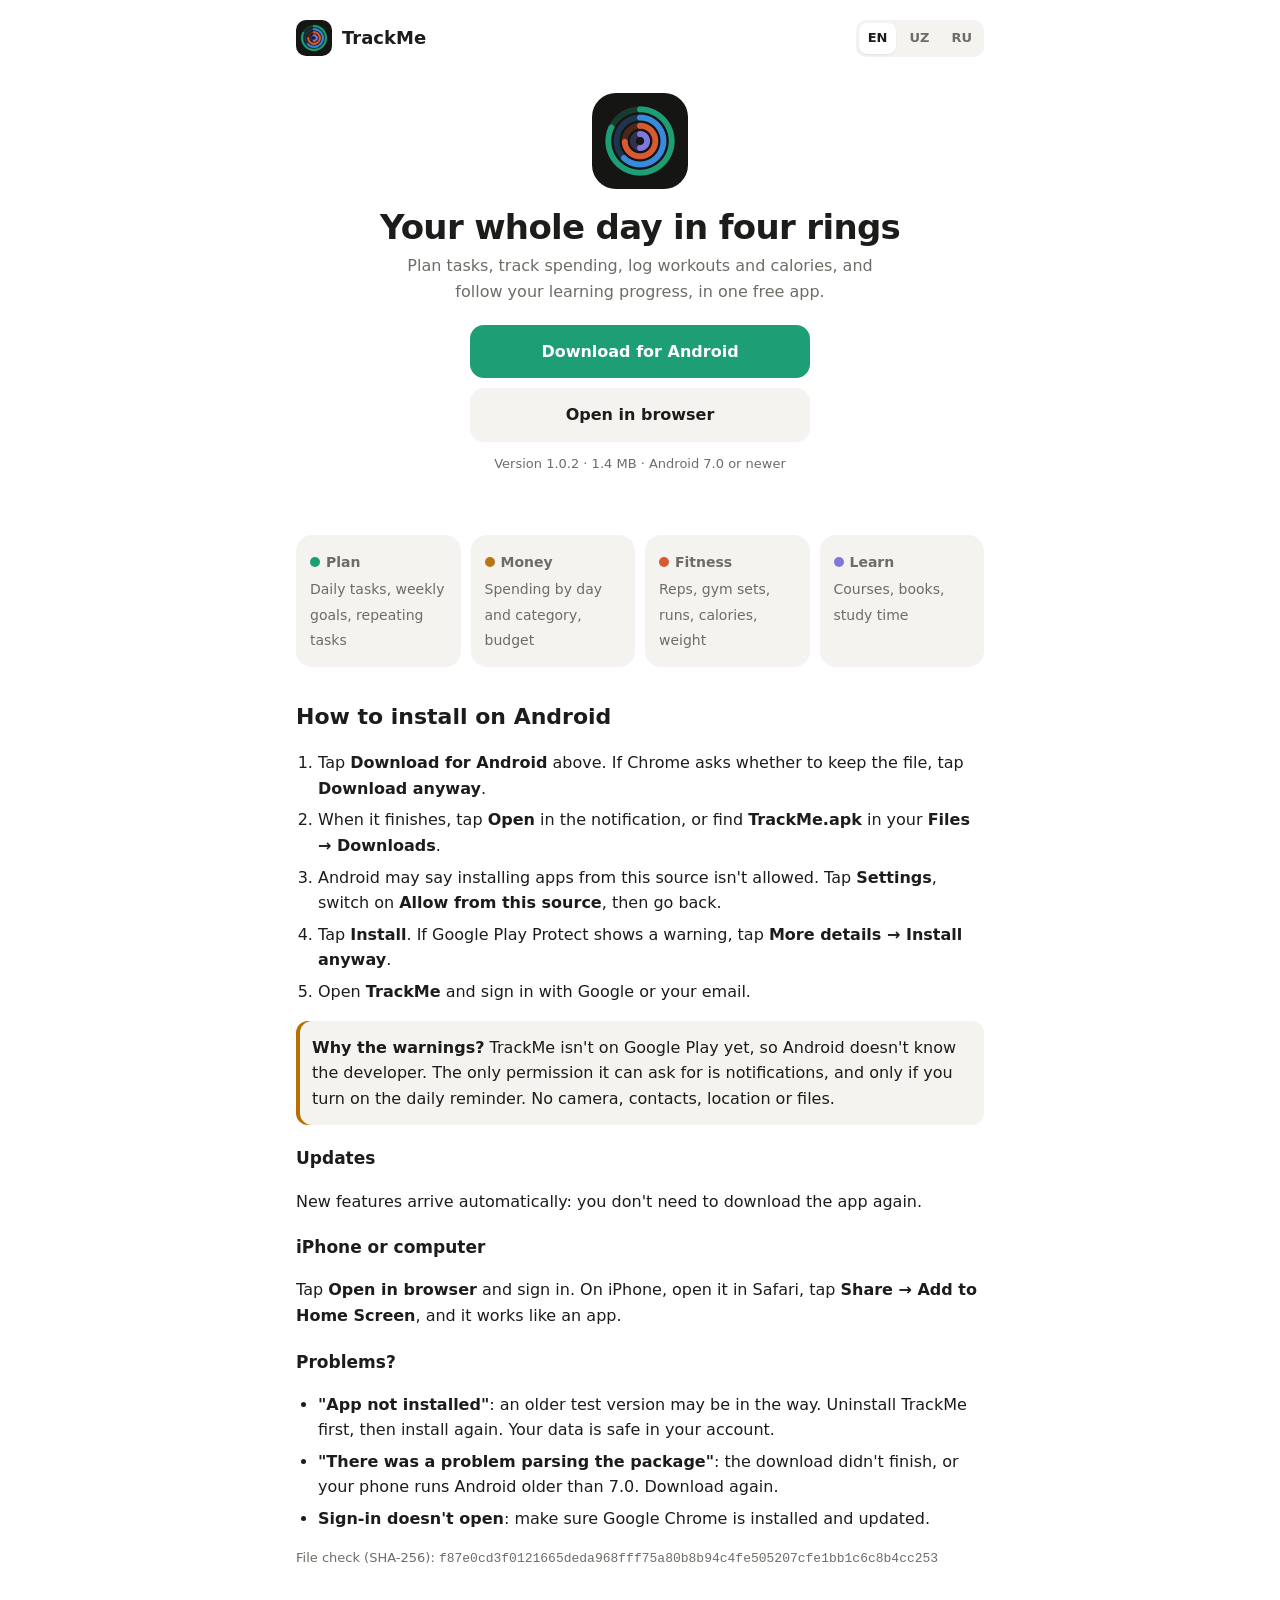
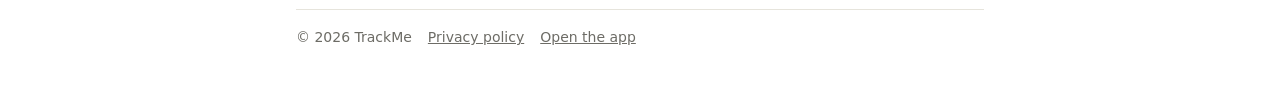
<file: index.html>
<!DOCTYPE html>
<html lang="en">
<head>
<meta charset="utf-8">
<meta name="viewport" content="width=device-width, initial-scale=1">
<title data-en="TrackMe: plan your day, track your life" data-uz="TrackMe: kuningizni rejalang, hayotingizni kuzating" data-ru="TrackMe: планируйте день, следите за жизнью">TrackMe: plan your day, track your life</title>
<meta name="description" content="TrackMe: plan your days and track money, workouts, food and learning. Free Android app.">
<meta name="theme-color" content="#1D9E75">
<link rel="icon" href="icon-192.png">
<link rel="stylesheet" href="site.css">
<script src="lang.js" defer></script>
</head>
<body>
<div class="wrap">
<div class="top"><a class="brand" href="./"><img src="icon-192.png" alt="">TrackMe</a>
  <div class="langs"><button data-set="en">EN</button><button data-set="uz">UZ</button><button data-set="ru">RU</button></div></div>

<section class="hero">
  <img src="icon-192.png" alt="TrackMe icon">
  <h1><span data-l="en">Your whole day in four rings</span><span data-l="uz">Butun kuningiz toʻrt halqada</span><span data-l="ru">Весь день в четырёх кольцах</span></h1>
  <p><span data-l="en">Plan tasks, track spending, log workouts and calories, and follow your learning progress, in one free app.</span>
     <span data-l="uz">Vazifalarni rejalang, xarajatlarni kuzating, mashgʻulot va kaloriyalarni yozing, oʻqishdagi natijangizni kuzating: hammasi bitta bepul ilovada.</span>
     <span data-l="ru">Планируйте задачи, следите за расходами, записывайте тренировки и калории, отслеживайте учёбу — всё в одном бесплатном приложении.</span></p>
  <div class="btns">
    <a class="btn p" href="TrackMe.apk" download><span data-l="en">Download for Android</span><span data-l="uz">Android uchun yuklab olish</span><span data-l="ru">Скачать для Android</span></a>
    <a class="btn s" href="life-planner/"><span data-l="en">Open in browser</span><span data-l="uz">Brauzerda ochish</span><span data-l="ru">Открыть в браузере</span></a>
  </div>
  <p class="small" style="margin-top:12px"><span data-l="en">Version 1.0.2 · 1.4 MB · Android 7.0 or newer</span><span data-l="uz">Versiya 1.0.2 · 1,4 MB · Android 7.0 va yangiroq</span><span data-l="ru">Версия 1.0.2 · 1,4 МБ · Android 7.0 и новее</span></p>
</section>

<div class="feat">
  <div><b><i class="dot" style="background:#1D9E75"></i><span data-l="en">Plan</span><span data-l="uz">Reja</span><span data-l="ru">План</span></b><span><span data-l="en">Daily tasks, weekly goals, repeating tasks</span><span data-l="uz">Kunlik vazifalar, haftalik maqsadlar, takroriy vazifalar</span><span data-l="ru">Задачи на день, цели на неделю, повторы</span></span></div>
  <div><b><i class="dot" style="background:#BA7517"></i><span data-l="en">Money</span><span data-l="uz">Pul</span><span data-l="ru">Деньги</span></b><span><span data-l="en">Spending by day and category, budget</span><span data-l="uz">Kunlar va turkumlar boʻyicha xarajat, byudjet</span><span data-l="ru">Расходы по дням и категориям, бюджет</span></span></div>
  <div><b><i class="dot" style="background:#D85A30"></i><span data-l="en">Fitness</span><span data-l="uz">Fitnes</span><span data-l="ru">Фитнес</span></b><span><span data-l="en">Reps, gym sets, runs, calories, weight</span><span data-l="uz">Takrorlar, zal setlari, yugurish, kaloriya, vazn</span><span data-l="ru">Повторения, подходы, бег, калории, вес</span></span></div>
  <div><b><i class="dot" style="background:#7F77DD"></i><span data-l="en">Learn</span><span data-l="uz">Oʻqish</span><span data-l="ru">Учёба</span></b><span><span data-l="en">Courses, books, study time</span><span data-l="uz">Kurslar, kitoblar, oʻqish vaqti</span><span data-l="ru">Курсы, книги, время учёбы</span></span></div>
</div>

<h2 id="install"><span data-l="en">How to install on Android</span><span data-l="uz">Androidga qanday oʻrnatiladi</span><span data-l="ru">Как установить на Android</span></h2>
<div data-l="en"><ol>
  <li>Tap <b>Download for Android</b> above. If Chrome asks whether to keep the file, tap <b>Download anyway</b>.</li>
  <li>When it finishes, tap <b>Open</b> in the notification, or find <b>TrackMe.apk</b> in your <b>Files → Downloads</b>.</li>
  <li>Android may say installing apps from this source isn't allowed. Tap <b>Settings</b>, switch on <b>Allow from this source</b>, then go back.</li>
  <li>Tap <b>Install</b>. If Google Play Protect shows a warning, tap <b>More details → Install anyway</b>.</li>
  <li>Open <b>TrackMe</b> and sign in with Google or your email.</li>
</ol>
<div class="card warn"><b>Why the warnings?</b> TrackMe isn't on Google Play yet, so Android doesn't know the developer. The only permission it can ask for is notifications, and only if you turn on the daily reminder. No camera, contacts, location or files.</div></div>
<div data-l="uz"><ol>
  <li>Yuqoridagi <b>Android uchun yuklab olish</b> tugmasini bosing. Chrome faylni saqlashni soʻrasa, <b>Baribir yuklab olish</b> ni bosing.</li>
  <li>Yuklab boʻlingach, bildirishnomadagi <b>Ochish</b> ni bosing yoki <b>Fayllar → Yuklanmalar</b> dan <b>TrackMe.apk</b> ni toping.</li>
  <li>Android bu manbadan ilova oʻrnatish mumkin emasligini aytishi mumkin. <b>Sozlamalar</b> ni bosing, <b>Bu manbaga ruxsat berish</b> ni yoqing va orqaga qayting.</li>
  <li><b>Oʻrnatish</b> ni bosing. Google Play Protect ogohlantirsa, <b>Batafsil → Baribir oʻrnatish</b> ni bosing.</li>
  <li><b>TrackMe</b> ni oching va Google yoki emailingiz bilan kiring.</li>
</ol>
<div class="card warn"><b>Nega ogohlantirish chiqadi?</b> TrackMe hali Google Play da yoʻq, shuning uchun Android dasturchini tanimaydi. Ilova faqat bildirishnomalarga ruxsat soʻrashi mumkin, u ham kunlik eslatmani yoqsangiz. Kamera, kontaktlar, joylashuv yoki fayllarga kirish yoʻq.</div></div>
<div data-l="ru"><ol>
  <li>Нажмите <b>Скачать для Android</b> выше. Если Chrome спросит, сохранить ли файл, нажмите <b>Всё равно скачать</b>.</li>
  <li>Когда загрузка закончится, нажмите <b>Открыть</b> в уведомлении или найдите <b>TrackMe.apk</b> в <b>Файлы → Загрузки</b>.</li>
  <li>Android может сообщить, что установка из этого источника запрещена. Нажмите <b>Настройки</b>, включите <b>Разрешить из этого источника</b> и вернитесь назад.</li>
  <li>Нажмите <b>Установить</b>. Если Google Play Защита покажет предупреждение, нажмите <b>Подробнее → Всё равно установить</b>.</li>
  <li>Откройте <b>TrackMe</b> и войдите через Google или по email.</li>
</ol>
<div class="card warn"><b>Почему предупреждения?</b> TrackMe пока нет в Google Play, поэтому Android не знает разработчика. Единственное разрешение, которое оно может запросить, — уведомления, и только если вы включите ежедневное напоминание. Ни камеры, ни контактов, ни геолокации, ни файлов.</div></div>

<h3><span data-l="en">Updates</span><span data-l="uz">Yangilanishlar</span><span data-l="ru">Обновления</span></h3>
<p><span data-l="en">New features arrive automatically: you don't need to download the app again.</span><span data-l="uz">Yangi imkoniyatlar avtomatik keladi: ilovani qayta yuklab olish shart emas.</span><span data-l="ru">Новые функции приходят автоматически — скачивать приложение заново не нужно.</span></p>

<h3><span data-l="en">iPhone or computer</span><span data-l="uz">iPhone yoki kompyuter</span><span data-l="ru">iPhone или компьютер</span></h3>
<p><span data-l="en">Tap <b>Open in browser</b> and sign in. On iPhone, open it in Safari, tap <b>Share → Add to Home Screen</b>, and it works like an app.</span>
   <span data-l="uz"><b>Brauzerda ochish</b> ni bosing va kiring. iPhone da Safari orqali oching, <b>Ulashish → Bosh ekranga qoʻshish</b> ni bosing: u ilova kabi ishlaydi.</span>
   <span data-l="ru">Нажмите <b>Открыть в браузере</b> и войдите. На iPhone откройте в Safari, нажмите <b>Поделиться → На экран «Домой»</b> — и пользуйтесь как приложением.</span></p>

<h3><span data-l="en">Problems?</span><span data-l="uz">Muammo boʻlsa?</span><span data-l="ru">Проблемы?</span></h3>
<div data-l="en"><ul>
  <li><b>"App not installed"</b>: an older test version may be in the way. Uninstall TrackMe first, then install again. Your data is safe in your account.</li>
  <li><b>"There was a problem parsing the package"</b>: the download didn't finish, or your phone runs Android older than 7.0. Download again.</li>
  <li><b>Sign-in doesn't open</b>: make sure Google Chrome is installed and updated.</li>
</ul></div>
<div data-l="uz"><ul>
  <li><b>"Ilova oʻrnatilmadi"</b>: eski sinov versiyasi xalaqit berayotgan boʻlishi mumkin. Avval TrackMe ni oʻchiring, keyin qayta oʻrnating. Maʼlumotlaringiz hisobingizda saqlanadi.</li>
  <li><b>"Paketni tahlil qilishda xato"</b>: yuklab olish tugamagan yoki telefoningizda Android 7.0 dan eski versiya. Qayta yuklab oling.</li>
  <li><b>Kirish oynasi ochilmayapti</b>: Google Chrome oʻrnatilgan va yangilangan boʻlishi kerak.</li>
</ul></div>
<div data-l="ru"><ul>
  <li><b>«Приложение не установлено»</b>: мешает старая тестовая версия. Удалите TrackMe и установите снова. Данные сохранены в аккаунте.</li>
  <li><b>«Ошибка при синтаксическом анализе пакета»</b>: файл скачался не полностью или Android на телефоне старше 7.0. Скачайте заново.</li>
  <li><b>Не открывается вход</b>: проверьте, что Google Chrome установлен и обновлён.</li>
</ul></div>

<p class="small"><span data-l="en">File check (SHA-256)</span><span data-l="uz">Faylni tekshirish (SHA-256)</span><span data-l="ru">Проверка файла (SHA-256)</span>: <code>f87e0cd3f0121665deda968fff75a80b8b94c4fe505207cfe1bb1c6c8b4cc253</code></p>

<footer><span>© 2026 TrackMe</span><a href="privacy.html"><span data-l="en">Privacy policy</span><span data-l="uz">Maxfiylik siyosati</span><span data-l="ru">Политика конфиденциальности</span></a><a href="life-planner/"><span data-l="en">Open the app</span><span data-l="uz">Ilovani ochish</span><span data-l="ru">Открыть приложение</span></a></footer>
</div>
</body>
</html>
</file>
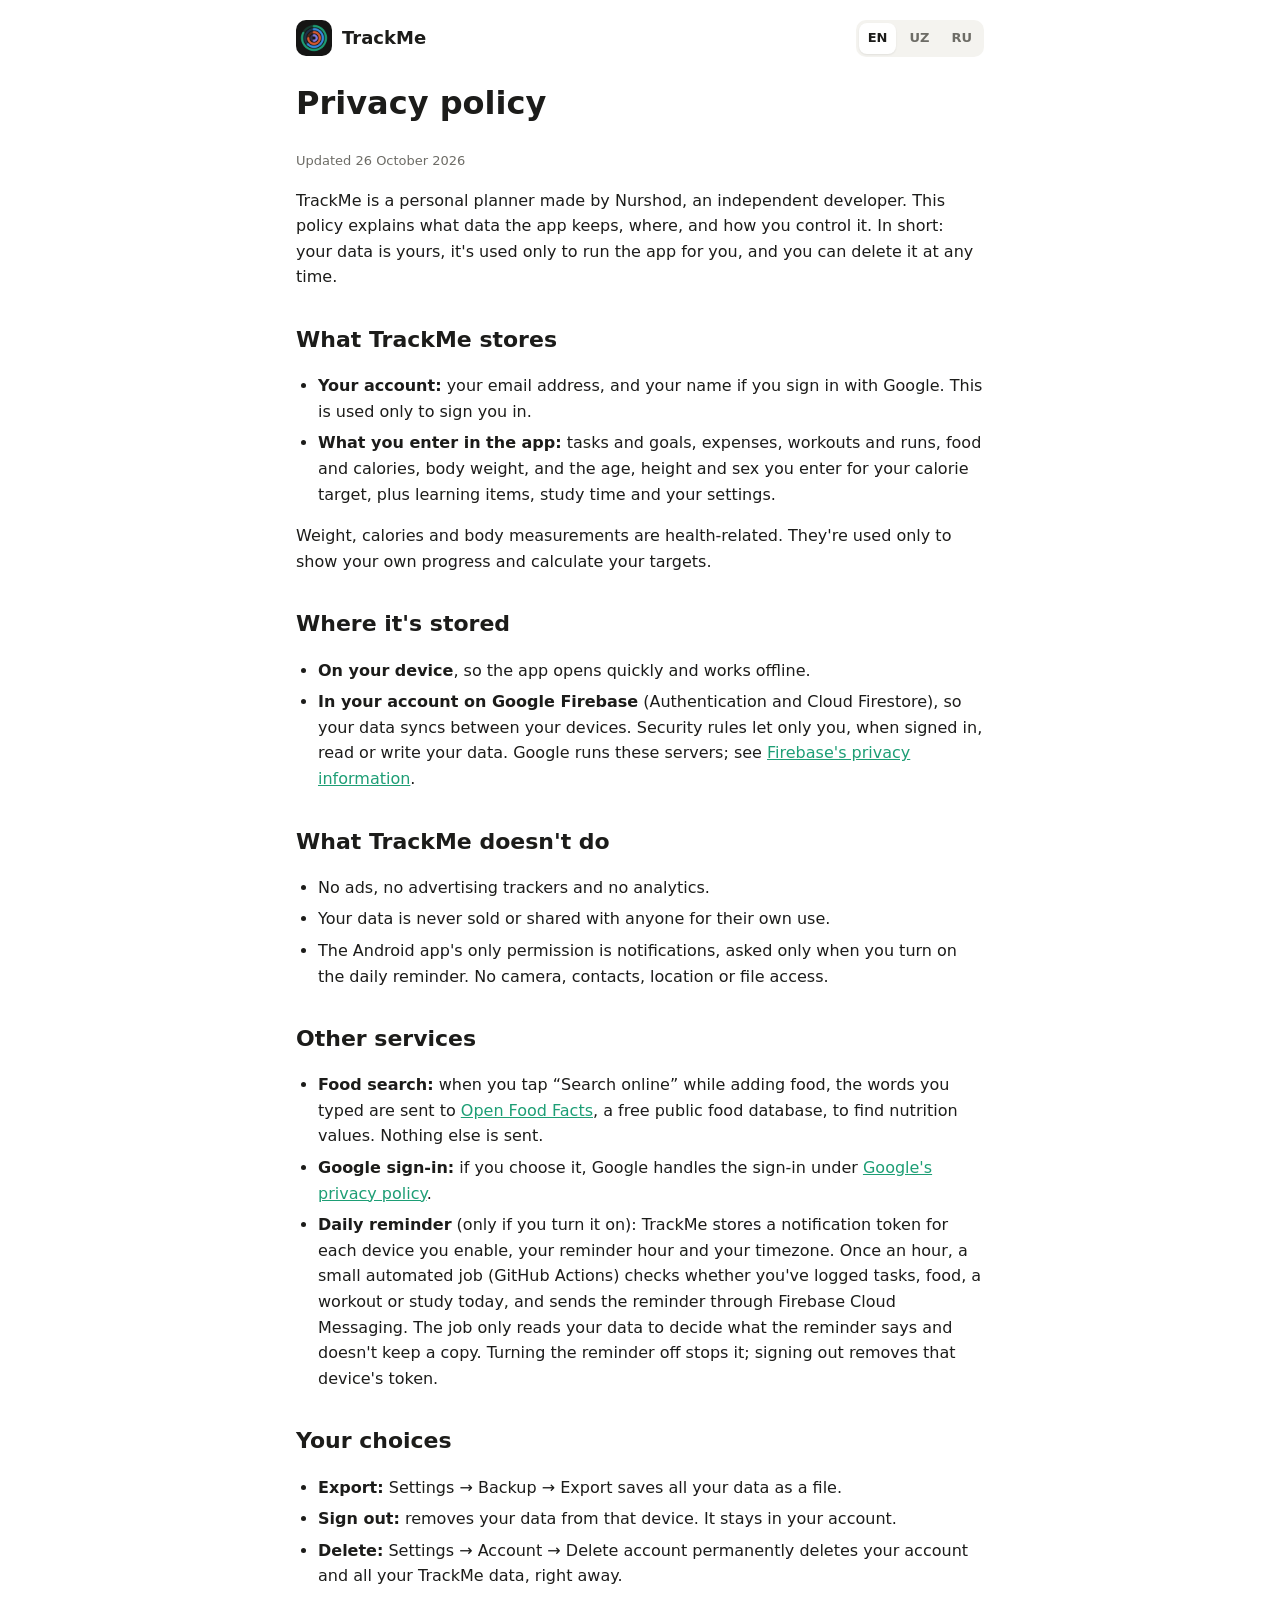
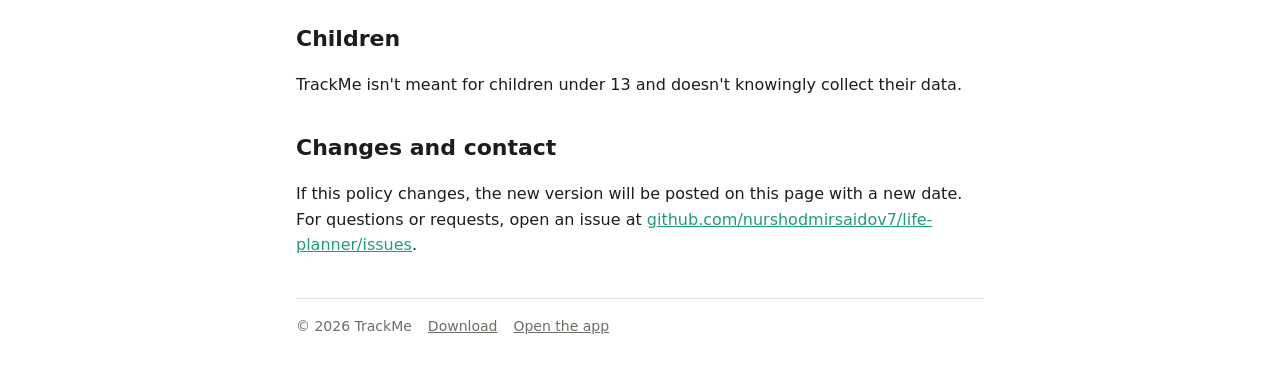
<file: privacy.html>
<!DOCTYPE html>
<html lang="en">
<head>
<meta charset="utf-8">
<meta name="viewport" content="width=device-width, initial-scale=1">
<title data-en="TrackMe privacy policy" data-uz="TrackMe maxfiylik siyosati" data-ru="Политика конфиденциальности TrackMe">TrackMe privacy policy</title>
<meta name="theme-color" content="#1D9E75">
<link rel="icon" href="icon-192.png">
<link rel="stylesheet" href="site.css">
<script src="lang.js" defer></script>
</head>
<body>
<div class="wrap">
<div class="top"><a class="brand" href="./"><img src="icon-192.png" alt="">TrackMe</a>
  <div class="langs"><button data-set="en">EN</button><button data-set="uz">UZ</button><button data-set="ru">RU</button></div></div>

<div data-l="en">
<h1>Privacy policy</h1>
<p class="small">Updated 26 October 2026</p>
<p>TrackMe is a personal planner made by Nurshod, an independent developer. This policy explains what data the app keeps, where, and how you control it. In short: your data is yours, it's used only to run the app for you, and you can delete it at any time.</p>
<h2>What TrackMe stores</h2>
<ul>
  <li><b>Your account:</b> your email address, and your name if you sign in with Google. This is used only to sign you in.</li>
  <li><b>What you enter in the app:</b> tasks and goals, expenses, workouts and runs, food and calories, body weight, and the age, height and sex you enter for your calorie target, plus learning items, study time and your settings.</li>
</ul>
<p>Weight, calories and body measurements are health-related. They're used only to show your own progress and calculate your targets.</p>
<h2>Where it's stored</h2>
<ul>
  <li><b>On your device</b>, so the app opens quickly and works offline.</li>
  <li><b>In your account on Google Firebase</b> (Authentication and Cloud Firestore), so your data syncs between your devices. Security rules let only you, when signed in, read or write your data. Google runs these servers; see <a href="https://firebase.google.com/support/privacy">Firebase's privacy information</a>.</li>
</ul>
<h2>What TrackMe doesn't do</h2>
<ul>
  <li>No ads, no advertising trackers and no analytics.</li>
  <li>Your data is never sold or shared with anyone for their own use.</li>
  <li>The Android app's only permission is notifications, asked only when you turn on the daily reminder. No camera, contacts, location or file access.</li>
</ul>
<h2>Other services</h2>
<ul>
  <li><b>Food search:</b> when you tap “Search online” while adding food, the words you typed are sent to <a href="https://world.openfoodfacts.org/">Open Food Facts</a>, a free public food database, to find nutrition values. Nothing else is sent.</li>
  <li><b>Google sign-in:</b> if you choose it, Google handles the sign-in under <a href="https://policies.google.com/privacy">Google's privacy policy</a>.</li>
  <li><b>Daily reminder</b> (only if you turn it on): TrackMe stores a notification token for each device you enable, your reminder hour and your timezone. Once an hour, a small automated job (GitHub Actions) checks whether you've logged tasks, food, a workout or study today, and sends the reminder through Firebase Cloud Messaging. The job only reads your data to decide what the reminder says and doesn't keep a copy. Turning the reminder off stops it; signing out removes that device's token.</li>
</ul>
<h2>Your choices</h2>
<ul>
  <li><b>Export:</b> Settings → Backup → Export saves all your data as a file.</li>
  <li><b>Sign out:</b> removes your data from that device. It stays in your account.</li>
  <li><b>Delete:</b> Settings → Account → Delete account permanently deletes your account and all your TrackMe data, right away.</li>
</ul>
<h2>Children</h2>
<p>TrackMe isn't meant for children under 13 and doesn't knowingly collect their data.</p>
<h2>Changes and contact</h2>
<p>If this policy changes, the new version will be posted on this page with a new date. For questions or requests, open an issue at <a href="https://github.com/nurshodmirsaidov7/life-planner/issues">github.com/nurshodmirsaidov7/life-planner/issues</a>.</p>
</div>

<div data-l="uz">
<h1>Maxfiylik siyosati</h1>
<p class="small">Kuchga kirgan sana: 2026-yil 26-oktabr</p>
<p>TrackMe — mustaqil dasturchi Nurshod tomonidan yaratilgan shaxsiy rejalashtiruvchi. Bu siyosat ilova qanday maʼlumotlarni, qayerda saqlashini va ularni qanday boshqarishingizni tushuntiradi. Qisqasi: maʼlumotlaringiz sizniki, ular faqat ilova siz uchun ishlashi uchun ishlatiladi va ularni istalgan vaqtda oʻchirishingiz mumkin.</p>
<h2>TrackMe nimalarni saqlaydi</h2>
<ul>
  <li><b>Hisobingiz:</b> email manzilingiz va Google orqali kirsangiz, ismingiz. Bu faqat tizimga kirish uchun ishlatiladi.</li>
  <li><b>Ilovaga kiritganlaringiz:</b> vazifalar va maqsadlar, xarajatlar, mashgʻulotlar va yugurishlar, ovqat va kaloriyalar, tana vazni, kaloriya maqsadi uchun kiritgan yosh, boʻy va jinsingiz, oʻqish elementlari, oʻqish vaqti va sozlamalaringiz.</li>
</ul>
<p>Vazn, kaloriya va tana oʻlchamlari sogʻliq bilan bogʻliq maʼlumotlardir. Ular faqat oʻz natijangizni koʻrsatish va maqsadlaringizni hisoblash uchun ishlatiladi.</p>
<h2>Qayerda saqlanadi</h2>
<ul>
  <li><b>Qurilmangizda</b>: ilova tez ochilishi va internetsiz ishlashi uchun.</li>
  <li><b>Google Firebase dagi hisobingizda</b> (Authentication va Cloud Firestore): maʼlumotlar qurilmalaringiz oʻrtasida sinxronlanishi uchun. Xavfsizlik qoidalari maʼlumotlaringizni faqat siz, tizimga kirganingizda, oʻqishingiz yoki yozishingizga ruxsat beradi. Serverlarni Google boshqaradi: <a href="https://firebase.google.com/support/privacy">Firebase maxfiylik maʼlumotlari</a>.</li>
</ul>
<h2>TrackMe nima qilmaydi</h2>
<ul>
  <li>Reklama, reklama kuzatuvchilari va analitika yoʻq.</li>
  <li>Maʼlumotlaringiz hech qachon sotilmaydi va hech kimga uning oʻz maqsadlari uchun berilmaydi.</li>
  <li>Android ilovasi faqat bildirishnomalarga ruxsat soʻraydi, u ham kunlik eslatmani yoqqaningizda. Kamera, kontaktlar, joylashuv yoki fayllarga kirish yoʻq.</li>
</ul>
<h2>Boshqa xizmatlar</h2>
<ul>
  <li><b>Ovqat qidirish:</b> ovqat qoʻshayotganda “Internetdan qidirish” ni bossangiz, yozgan soʻzlaringiz ozuqaviy qiymatni topish uchun bepul ochiq maʼlumotlar bazasi <a href="https://world.openfoodfacts.org/">Open Food Facts</a> ga yuboriladi. Boshqa hech narsa yuborilmaydi.</li>
  <li><b>Google orqali kirish:</b> agar uni tanlasangiz, kirish jarayonini <a href="https://policies.google.com/privacy">Google maxfiylik siyosati</a> asosida Google amalga oshiradi.</li>
  <li><b>Kunlik eslatma</b> (faqat yoqsangiz): TrackMe har bir yoqilgan qurilma uchun bildirishnoma tokenini, eslatma soatini va vaqt mintaqangizni saqlaydi. Har soatda kichik avtomatik dastur (GitHub Actions) bugun vazifa, ovqat, mashgʻulot yoki oʻqish yozganingizni tekshiradi va eslatmani Firebase Cloud Messaging orqali yuboradi. Dastur maʼlumotlaringizni faqat eslatma matnini aniqlash uchun oʻqiydi va nusxasini saqlamaydi. Eslatmani oʻchirsangiz, u toʻxtaydi; tizimdan chiqsangiz, oʻsha qurilma tokeni oʻchiriladi.</li>
</ul>
<h2>Sizning tanlovingiz</h2>
<ul>
  <li><b>Eksport:</b> Sozlamalar → Zaxira nusxa → Eksport barcha maʼlumotlaringizni faylga saqlaydi.</li>
  <li><b>Chiqish:</b> maʼlumotlaringizni shu qurilmadan olib tashlaydi. Ular hisobingizda qoladi.</li>
  <li><b>Oʻchirish:</b> Sozlamalar → Hisob → Hisobni oʻchirish hisobingizni va barcha TrackMe maʼlumotlaringizni darhol va butunlay oʻchiradi.</li>
</ul>
<h2>Bolalar</h2>
<p>TrackMe 13 yoshgacha boʻlgan bolalar uchun moʻljallanmagan va ularning maʼlumotlarini ataylab yigʻmaydi.</p>
<h2>Oʻzgarishlar va aloqa</h2>
<p>Bu siyosat oʻzgarsa, yangi versiya yangi sana bilan shu sahifada eʼlon qilinadi. Savol yoki soʻrovlar uchun <a href="https://github.com/nurshodmirsaidov7/life-planner/issues">github.com/nurshodmirsaidov7/life-planner/issues</a> da murojaat oching.</p>
</div>

<div data-l="ru">
<h1>Политика конфиденциальности</h1>
<p class="small">Действует с 26 октября 2026 года</p>
<p>TrackMe — личный планировщик, созданный независимым разработчиком Нуршодом. Здесь объясняется, какие данные хранит приложение, где и как вы ими управляете. Коротко: ваши данные принадлежат вам, используются только для работы приложения и могут быть удалены в любой момент.</p>
<h2>Что хранит TrackMe</h2>
<ul>
  <li><b>Аккаунт:</b> ваш email и имя, если вы входите через Google. Используется только для входа.</li>
  <li><b>То, что вы вводите:</b> задачи и цели, расходы, тренировки и пробежки, еда и калории, вес, а также возраст, рост и пол для расчёта калорий, элементы обучения, время учёбы и настройки.</li>
</ul>
<p>Вес, калории и параметры тела относятся к данным о здоровье. Они используются только чтобы показывать ваш прогресс и рассчитывать цели.</p>
<h2>Где хранятся данные</h2>
<ul>
  <li><b>На вашем устройстве</b> — чтобы приложение быстро открывалось и работало без интернета.</li>
  <li><b>В вашем аккаунте в Google Firebase</b> (Authentication и Cloud Firestore) — для синхронизации между устройствами. Правила безопасности разрешают читать и изменять данные только вам после входа. Серверами управляет Google: <a href="https://firebase.google.com/support/privacy">информация о конфиденциальности Firebase</a>.</li>
</ul>
<h2>Чего TrackMe не делает</h2>
<ul>
  <li>Нет рекламы, рекламных трекеров и аналитики.</li>
  <li>Данные никогда не продаются и не передаются другим для их собственных целей.</li>
  <li>Единственное разрешение приложения для Android — уведомления, и запрашивается оно только при включении ежедневного напоминания. Ни камеры, ни контактов, ни геолокации, ни доступа к файлам.</li>
</ul>
<h2>Другие сервисы</h2>
<ul>
  <li><b>Поиск еды:</b> если при добавлении еды нажать «Искать в интернете», введённые слова отправляются в бесплатную открытую базу <a href="https://world.openfoodfacts.org/">Open Food Facts</a>, чтобы найти пищевую ценность. Больше ничего не отправляется.</li>
  <li><b>Вход через Google:</b> если вы его выберете, вход обрабатывает Google согласно <a href="https://policies.google.com/privacy">политике конфиденциальности Google</a>.</li>
  <li><b>Ежедневное напоминание</b> (только если вы его включите): TrackMe хранит токен уведомлений для каждого включённого устройства, час напоминания и ваш часовой пояс. Раз в час небольшая автоматическая программа (GitHub Actions) проверяет, записали ли вы сегодня задачи, еду, тренировку или учёбу, и отправляет напоминание через Firebase Cloud Messaging. Программа читает данные только чтобы составить текст напоминания и не сохраняет копию. Выключение напоминания останавливает его; при выходе из аккаунта токен этого устройства удаляется.</li>
</ul>
<h2>Ваш выбор</h2>
<ul>
  <li><b>Экспорт:</b> Настройки → Резервная копия → Экспорт сохраняет все данные в файл.</li>
  <li><b>Выход:</b> удаляет данные с этого устройства. В аккаунте они остаются.</li>
  <li><b>Удаление:</b> Настройки → Аккаунт → Удалить аккаунт сразу и навсегда удаляет аккаунт и все данные TrackMe.</li>
</ul>
<h2>Дети</h2>
<p>TrackMe не предназначен для детей младше 13 лет и сознательно не собирает их данные.</p>
<h2>Изменения и связь</h2>
<p>Если политика изменится, новая версия с новой датой появится на этой странице. Вопросы и запросы оставляйте на <a href="https://github.com/nurshodmirsaidov7/life-planner/issues">github.com/nurshodmirsaidov7/life-planner/issues</a>.</p>
</div>

<footer><span>© 2026 TrackMe</span><a href="./"><span data-l="en">Download</span><span data-l="uz">Yuklab olish</span><span data-l="ru">Скачать</span></a><a href="life-planner/"><span data-l="en">Open the app</span><span data-l="uz">Ilovani ochish</span><span data-l="ru">Открыть приложение</span></a></footer>
</div>
</body>
</html>
</file>
<file: site.css>
:root{--bg:#fff;--tile:#f4f3ef;--ink:#1c1c1a;--mute:#6d6c66;--line:#e6e4dc;--acc:#1D9E75;--warn:#b86e00;color-scheme:light}
@media (prefers-color-scheme:dark){:root{--bg:#151514;--tile:#232321;--ink:#ecebe6;--mute:#9b9a93;--line:#2f2f2c;--warn:#e0a040;color-scheme:dark}}
*{box-sizing:border-box}
body{margin:0;background:var(--bg);color:var(--ink);font:16px/1.6 system-ui,-apple-system,"Segoe UI",Roboto,sans-serif;-webkit-font-smoothing:antialiased}
.wrap{max-width:720px;margin:0 auto;padding:20px 16px 48px}
a{color:var(--acc)}
.top{display:flex;justify-content:space-between;align-items:center;gap:12px;margin-bottom:8px}
.brand{display:flex;align-items:center;gap:10px;font-weight:700;font-size:18px;color:inherit;text-decoration:none}
.brand img{width:36px;height:36px;border-radius:10px}
.langs{display:flex;gap:4px;background:var(--tile);border-radius:10px;padding:3px}
.langs button{border:0;background:none;font:inherit;font-size:13px;font-weight:600;color:var(--mute);padding:5px 9px;border-radius:8px;cursor:pointer}
.langs button.on{background:var(--bg);color:var(--ink);box-shadow:0 1px 2px rgba(0,0,0,.08)}
.hero{text-align:center;padding:28px 0 12px}
.hero img{width:96px;height:96px;border-radius:24px}
.hero h1{font-size:34px;margin:12px 0 6px;letter-spacing:-.02em;line-height:1.15}
.hero p{color:var(--mute);margin:0 auto 20px;max-width:30em}
.btn{display:inline-flex;align-items:center;justify-content:center;gap:8px;border-radius:14px;padding:14px 22px;font-weight:700;text-decoration:none;font-size:16px}
.btn.p{background:var(--acc);color:#fff}
.btn.s{background:var(--tile);color:var(--ink)}
.btns{display:flex;flex-direction:column;gap:10px;max-width:340px;margin:0 auto}
.small{font-size:13px;color:var(--mute)}
.feat{display:grid;grid-template-columns:repeat(auto-fit,minmax(150px,1fr));gap:10px;margin:28px 0}
.feat div{background:var(--tile);border-radius:16px;padding:14px}
.feat b{display:block;margin-bottom:2px}
.feat span{font-size:14px;color:var(--mute)}
.dot{display:inline-block;width:10px;height:10px;border-radius:50%;margin-right:6px}
h2{font-size:22px;margin:32px 0 10px}
h3{font-size:17px;margin:20px 0 6px}
ol,ul{padding-left:22px}
li{margin:6px 0}
.card{background:var(--tile);border-radius:16px;padding:14px 16px;margin:12px 0}
.card.warn{border-left:0;box-shadow:inset 4px 0 0 var(--warn);border-radius:12px}
code{font-family:ui-monospace,monospace;font-size:13px;word-break:break-all}
footer{border-top:1px solid var(--line);margin-top:40px;padding-top:16px;font-size:14px;color:var(--mute);display:flex;gap:16px;flex-wrap:wrap}
footer a{color:inherit}
[data-l]{display:none}
html[lang=en] [data-l=en],html[lang=uz] [data-l=uz],html[lang=ru] [data-l=ru]{display:revert}
</file>
